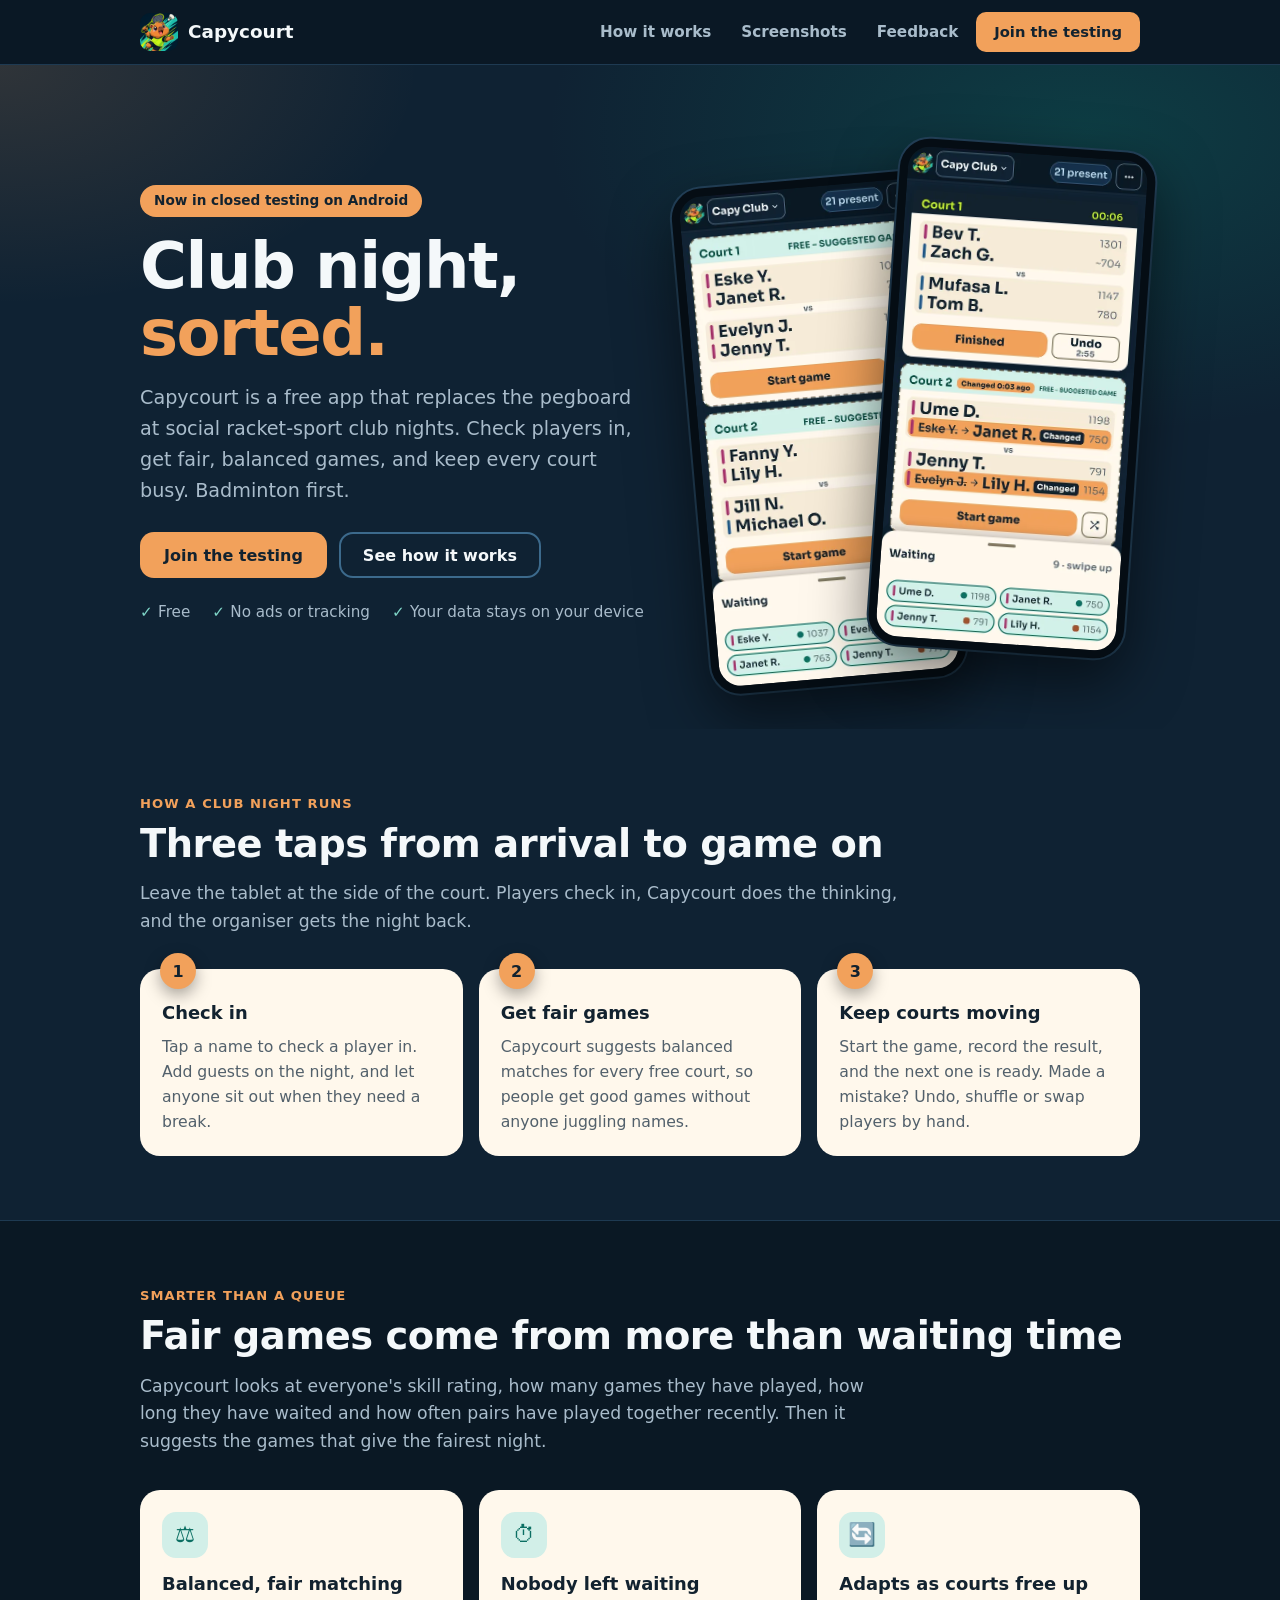
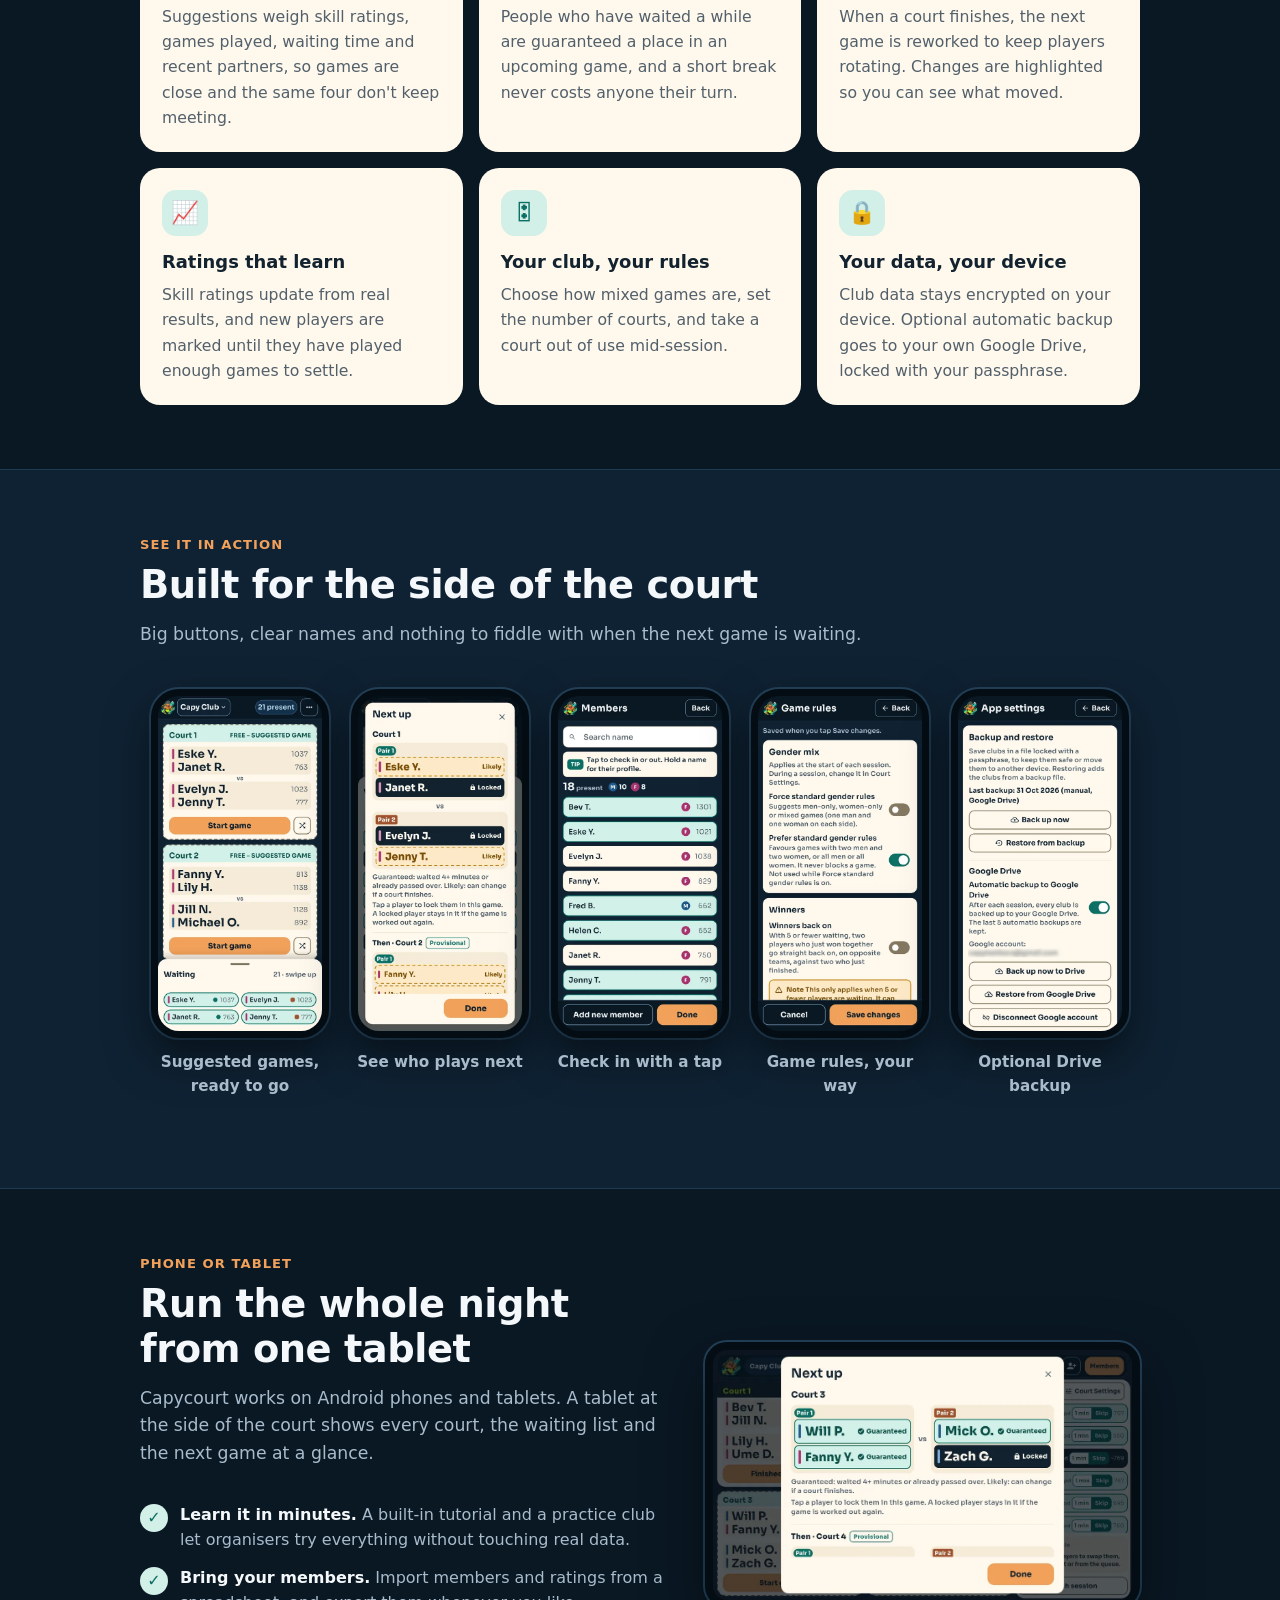
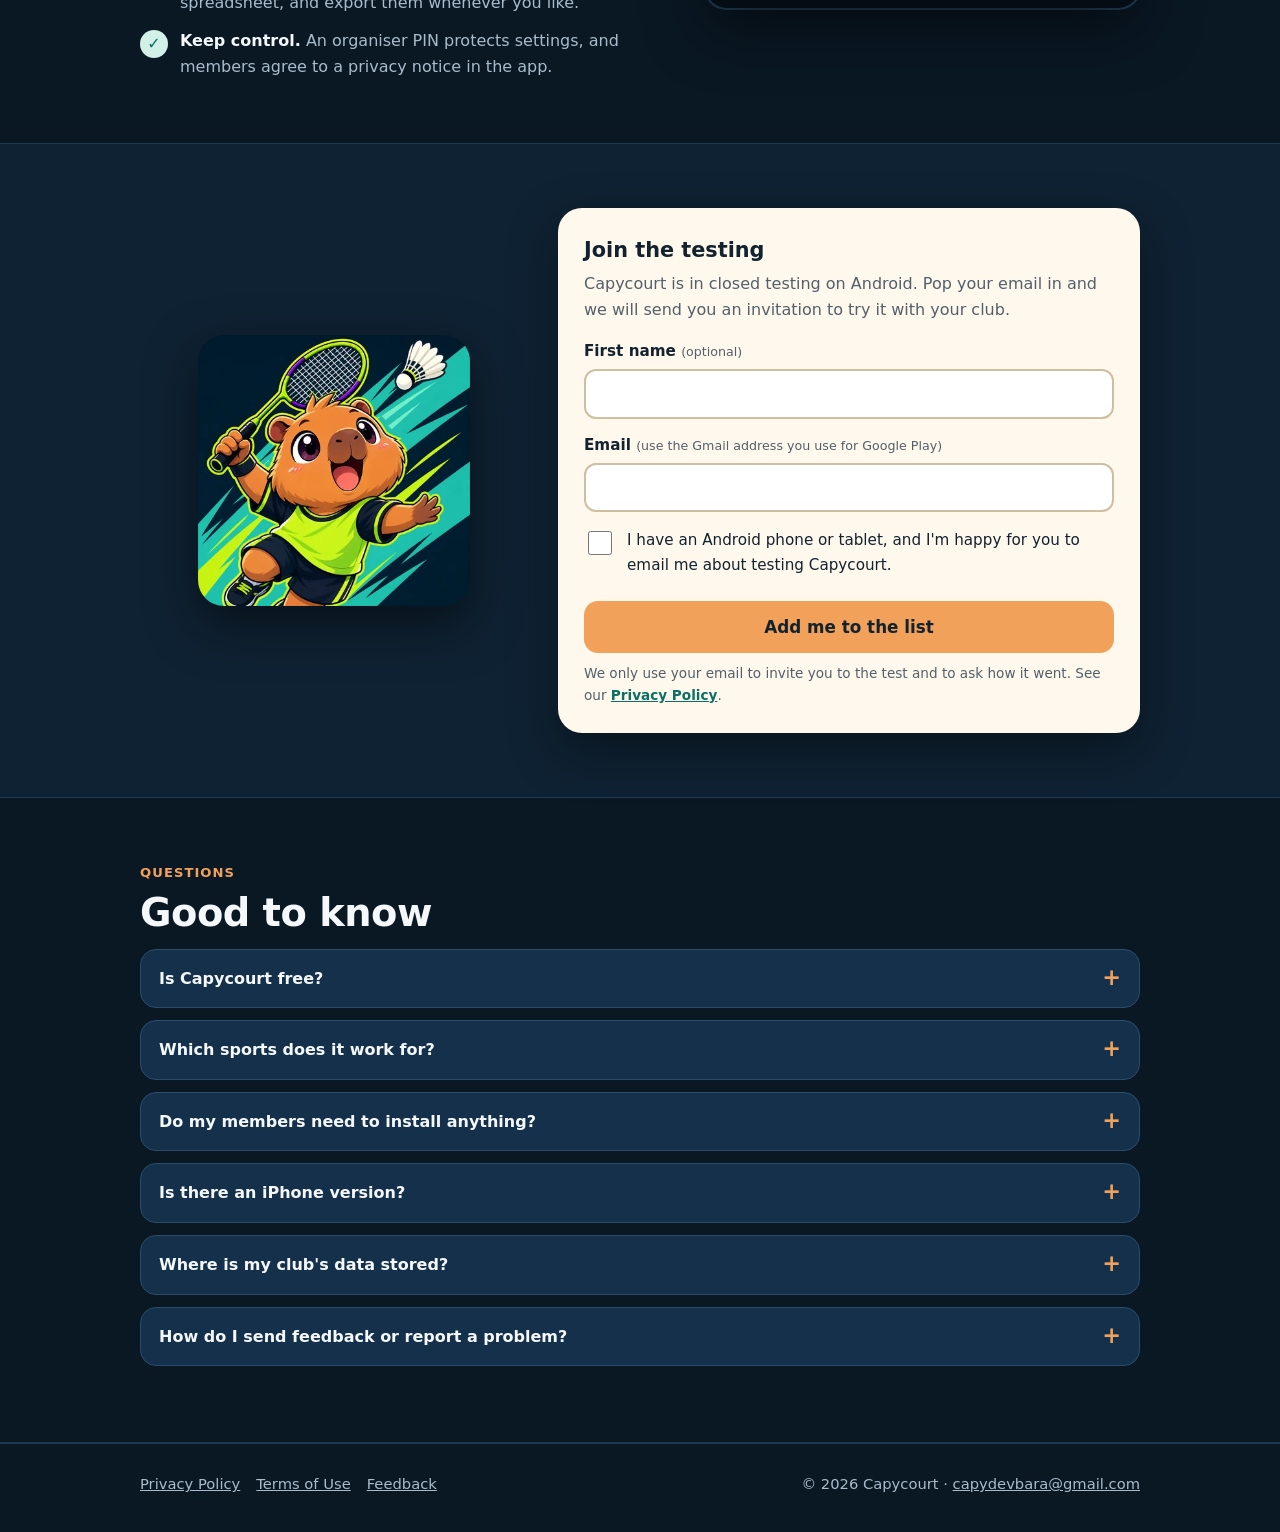
<file: index.html>
<!doctype html>
<html lang="en-GB">
<head>
<meta charset="utf-8">
<meta name="viewport" content="width=device-width, initial-scale=1">
<title>Capycourt: Free Club Night Organiser for Badminton Clubs</title>
<meta name="description" content="Capycourt is a free app that replaces the pegboard at social badminton and racket-sport club nights, with fair, balanced game suggestions. Join the Android testing.">
<link rel="canonical" href="https://capycourt.com/">
<link rel="icon" href="icon.png">
<link rel="apple-touch-icon" href="icon.png">
<meta name="theme-color" content="#0a1824">
<meta property="og:type" content="website">
<meta property="og:site_name" content="Capycourt">
<meta property="og:title" content="Capycourt: club night, sorted">
<meta property="og:description" content="A free app that replaces the pegboard at social badminton and racket-sport club nights. Fair, balanced games and busy courts.">
<meta property="og:url" content="https://capycourt.com/">
<meta property="og:image" content="https://capycourt.com/og-image.png">
<meta property="og:image:width" content="1200">
<meta property="og:image:height" content="630">
<meta name="twitter:card" content="summary_large_image">
<meta name="twitter:title" content="Capycourt: club night, sorted">
<meta name="twitter:description" content="A free app that replaces the pegboard at social badminton and racket-sport club nights.">
<meta name="twitter:image" content="https://capycourt.com/og-image.png">
<link rel="stylesheet" href="style.css">
<script type="application/ld+json">
{
  "@context": "https://schema.org",
  "@type": "SoftwareApplication",
  "name": "Capycourt",
  "alternateName": "Capycourt: Club Night Sorted",
  "description": "A free app that replaces the pegboard at social badminton and racket-sport club nights. It checks players in, suggests fair and balanced games, and keeps courts busy.",
  "applicationCategory": "SportsApplication",
  "operatingSystem": "Android",
  "url": "https://capycourt.com/",
  "image": "https://capycourt.com/og-image.png",
  "offers": { "@type": "Offer", "price": "0", "priceCurrency": "GBP" },
  "publisher": { "@type": "Organization", "name": "Capycourt", "url": "https://capycourt.com/" }
}
</script>
</head>
<body>
<a class="skip" href="#main">Skip to content</a>
<header class="site">
  <div class="wrap">
    <a class="brand" href="/"><img src="icon.png" alt="" width="38" height="38">Capycourt</a>
    <nav class="main" aria-label="Main">
      <a href="#how">How it works</a>
      <a href="#screens">Screenshots</a>
      <a href="feedback.html">Feedback</a>
      <a class="btn primary" href="#join">Join the testing</a>
    </nav>
  </div>
</header>

<main id="main">
<section class="hero">
  <div class="wrap">
    <div>
      <span class="badge">Now in closed testing on Android</span>
      <h1>Club night, <em>sorted.</em></h1>
      <p class="lead">Capycourt is a free app that replaces the pegboard at social racket-sport club nights. Check players in, get fair, balanced games, and keep every court busy. Badminton first.</p>
      <div class="cta">
        <a class="btn primary" href="#join">Join the testing</a>
        <a class="btn ghost" href="#how">See how it works</a>
      </div>
      <ul class="ticks">
        <li>Free</li>
        <li>No ads or tracking</li>
        <li>Your data stays on your device</li>
      </ul>
    </div>
    <div class="stage" aria-hidden="false">
      <div class="phone a float"><img src="img/phone-courts.webp" width="480" height="981" alt="Capycourt courts screen showing suggested games for two courts and the waiting list" fetchpriority="high"></div>
      <div class="phone b float"><img src="img/phone-changed.webp" width="480" height="981" alt="Capycourt courts screen with a game in play and the next game updated after a court freed up" fetchpriority="high"></div>
    </div>
  </div>
</section>

<section id="how">
  <div class="wrap">
    <p class="eyebrow">How a club night runs</p>
    <h2>Three taps from arrival to game on</h2>
    <p class="sub">Leave the tablet at the side of the court. Players check in, Capycourt does the thinking, and the organiser gets the night back.</p>
    <div class="grid g3">
      <div class="card step reveal"><span class="n">1</span><h3>Check in</h3><p>Tap a name to check a player in. Add guests on the night, and let anyone sit out when they need a break.</p></div>
      <div class="card step reveal"><span class="n">2</span><h3>Get fair games</h3><p>Capycourt suggests balanced matches for every free court, so people get good games without anyone juggling names.</p></div>
      <div class="card step reveal"><span class="n">3</span><h3>Keep courts moving</h3><p>Start the game, record the result, and the next one is ready. Made a mistake? Undo, shuffle or swap players by hand.</p></div>
    </div>
  </div>
</section>

<section class="alt" id="features">
  <div class="wrap">
    <p class="eyebrow">Smarter than a queue</p>
    <h2>Fair games come from more than waiting time</h2>
    <p class="sub">Capycourt looks at everyone's skill rating, how many games they have played, how long they have waited and how often pairs have played together recently. Then it suggests the games that give the fairest night.</p>
    <div class="grid g3">
      <div class="card reveal"><div class="ic" aria-hidden="true">⚖</div><h3>Balanced, fair matching</h3><p>Suggestions weigh skill ratings, games played, waiting time and recent partners, so games are close and the same four don't keep meeting.</p></div>
      <div class="card reveal"><div class="ic" aria-hidden="true">⏱</div><h3>Nobody left waiting</h3><p>People who have waited a while are guaranteed a place in an upcoming game, and a short break never costs anyone their turn.</p></div>
      <div class="card reveal"><div class="ic" aria-hidden="true">🔄</div><h3>Adapts as courts free up</h3><p>When a court finishes, the next game is reworked to keep players rotating. Changes are highlighted so you can see what moved.</p></div>
      <div class="card reveal"><div class="ic" aria-hidden="true">📈</div><h3>Ratings that learn</h3><p>Skill ratings update from real results, and new players are marked until they have played enough games to settle.</p></div>
      <div class="card reveal"><div class="ic" aria-hidden="true">🎛</div><h3>Your club, your rules</h3><p>Choose how mixed games are, set the number of courts, and take a court out of use mid-session.</p></div>
      <div class="card reveal"><div class="ic" aria-hidden="true">🔒</div><h3>Your data, your device</h3><p>Club data stays encrypted on your device. Optional automatic backup goes to your own Google Drive, locked with your passphrase.</p></div>
    </div>
  </div>
</section>

<section id="screens">
  <div class="wrap">
    <p class="eyebrow">See it in action</p>
    <h2>Built for the side of the court</h2>
    <p class="sub">Big buttons, clear names and nothing to fiddle with when the next game is waiting.</p>
    <div class="shots">
      <figure class="reveal"><div class="phone-frame"><img src="img/phone-courts.webp" width="480" height="981" loading="lazy" alt="Suggested games on each court, with a waiting list at the bottom"></div><figcaption>Suggested games, ready to go</figcaption></figure>
      <figure class="reveal"><div class="phone-frame"><img src="img/phone-nextup.webp" width="480" height="981" loading="lazy" alt="The Next up window showing who plays next and who is guaranteed a place"></div><figcaption>See who plays next</figcaption></figure>
      <figure class="reveal"><div class="phone-frame"><img src="img/phone-members.webp" width="480" height="981" loading="lazy" alt="Members list with a search box and a tap to check in"></div><figcaption>Check in with a tap</figcaption></figure>
      <figure class="reveal"><div class="phone-frame"><img src="img/phone-rules.webp" width="480" height="981" loading="lazy" alt="Game rules screen with gender mix options"></div><figcaption>Game rules, your way</figcaption></figure>
      <figure class="reveal"><div class="phone-frame"><img src="img/phone-backup.webp" width="480" height="981" loading="lazy" alt="Backup settings with optional automatic backup to Google Drive"></div><figcaption>Optional Drive backup</figcaption></figure>
    </div>
  </div>
</section>

<section class="alt">
  <div class="wrap split">
    <div>
      <p class="eyebrow">Phone or tablet</p>
      <h2>Run the whole night from one tablet</h2>
      <p class="sub">Capycourt works on Android phones and tablets. A tablet at the side of the court shows every court, the waiting list and the next game at a glance.</p>
      <ul class="list">
        <li><div><strong>Learn it in minutes.</strong> <span>A built-in tutorial and a practice club let organisers try everything without touching real data.</span></div></li>
        <li><div><strong>Bring your members.</strong> <span>Import members and ratings from a spreadsheet, and export them whenever you like.</span></div></li>
        <li><div><strong>Keep control.</strong> <span>An organiser PIN protects settings, and members agree to a privacy notice in the app.</span></div></li>
      </ul>
    </div>
    <div class="tabletshot reveal"><img src="img/tablet-changed.webp" width="1000" height="597" loading="lazy" alt="Capycourt on a tablet showing four courts, a waiting list and highlighted changes to the next game"></div>
  </div>
</section>

<section id="join">
  <div class="wrap joinwrap">
    <div>
      <img class="mascot" src="img/mascot.webp" width="420" height="420" loading="lazy" alt="Capycourt capybara mascot mid-smash with a badminton racket">
    </div>
    <div class="formcard reveal">
      <h3>Join the testing</h3>
      <p>Capycourt is in closed testing on Android. Pop your email in and we will send you an invitation to try it with your club.</p>
      <form data-form="tester" novalidate>
        <input type="hidden" name="access_key" value="e7b4ca57-0fbe-4cb3-a700-4665fd7c265a">
        <input type="hidden" name="subject" value="Capycourt tester signup">
        <input type="hidden" name="from_name" value="Capycourt website">
        <div class="hp" aria-hidden="true"><input type="checkbox" name="botcheck" tabindex="-1" autocomplete="off"></div>
        <label for="t-name">First name <small>(optional)</small></label>
        <input id="t-name" type="text" name="name" autocomplete="given-name">
        <label for="t-email">Email <small>(use the Gmail address you use for Google Play)</small></label>
        <input id="t-email" type="email" name="email" required autocomplete="email">
        <label class="check" for="t-consent"><input id="t-consent" type="checkbox" name="consent" required><span>I have an Android phone or tablet, and I'm happy for you to email me about testing Capycourt.</span></label>
        <button class="btn primary" type="submit">Add me to the list</button>
        <div class="status" role="status" aria-live="polite"></div>
        <p class="fine">We only use your email to invite you to the test and to ask how it went. See our <a href="privacy.html">Privacy Policy</a>.</p>
      </form>
    </div>
  </div>
</section>

<section class="alt" id="faq">
  <div class="wrap">
    <p class="eyebrow">Questions</p>
    <h2>Good to know</h2>
    <details><summary>Is Capycourt free?</summary><p>Yes. The app is free, with no ads and no tracking.</p></details>
    <details><summary>Which sports does it work for?</summary><p>Capycourt is built for social badminton club nights first. Any doubles racket-sport club that rotates players through courts can try it.</p></details>
    <details><summary>Do my members need to install anything?</summary><p>No. The organiser runs the night from one phone or tablet. Members just turn up and check in.</p></details>
    <details><summary>Is there an iPhone version?</summary><p>Not yet. Capycourt is on Android first, and an iPhone version is planned for later.</p></details>
    <details><summary>Where is my club's data stored?</summary><p>On the organiser's device, encrypted. The organiser can also switch on automatic backup to their own Google Drive. Backups are locked with a passphrase that only they hold. Read the <a href="privacy.html">Privacy Policy</a> for the details.</p></details>
    <details><summary>How do I send feedback or report a problem?</summary><p>Use the <a href="feedback.html">feedback page</a>. It only takes a minute, and we read everything.</p></details>
  </div>
</section>
</main>

<footer class="site">
  <div class="wrap">
    <div><a href="privacy.html">Privacy Policy</a><a href="terms.html">Terms of Use</a><a href="feedback.html">Feedback</a></div>
    <div>© 2026 Capycourt · <a href="mailto:capydevbara@gmail.com" style="margin:0">capydevbara@gmail.com</a></div>
  </div>
</footer>
<script src="forms.js" defer></script>
</body>
</html>
</file>
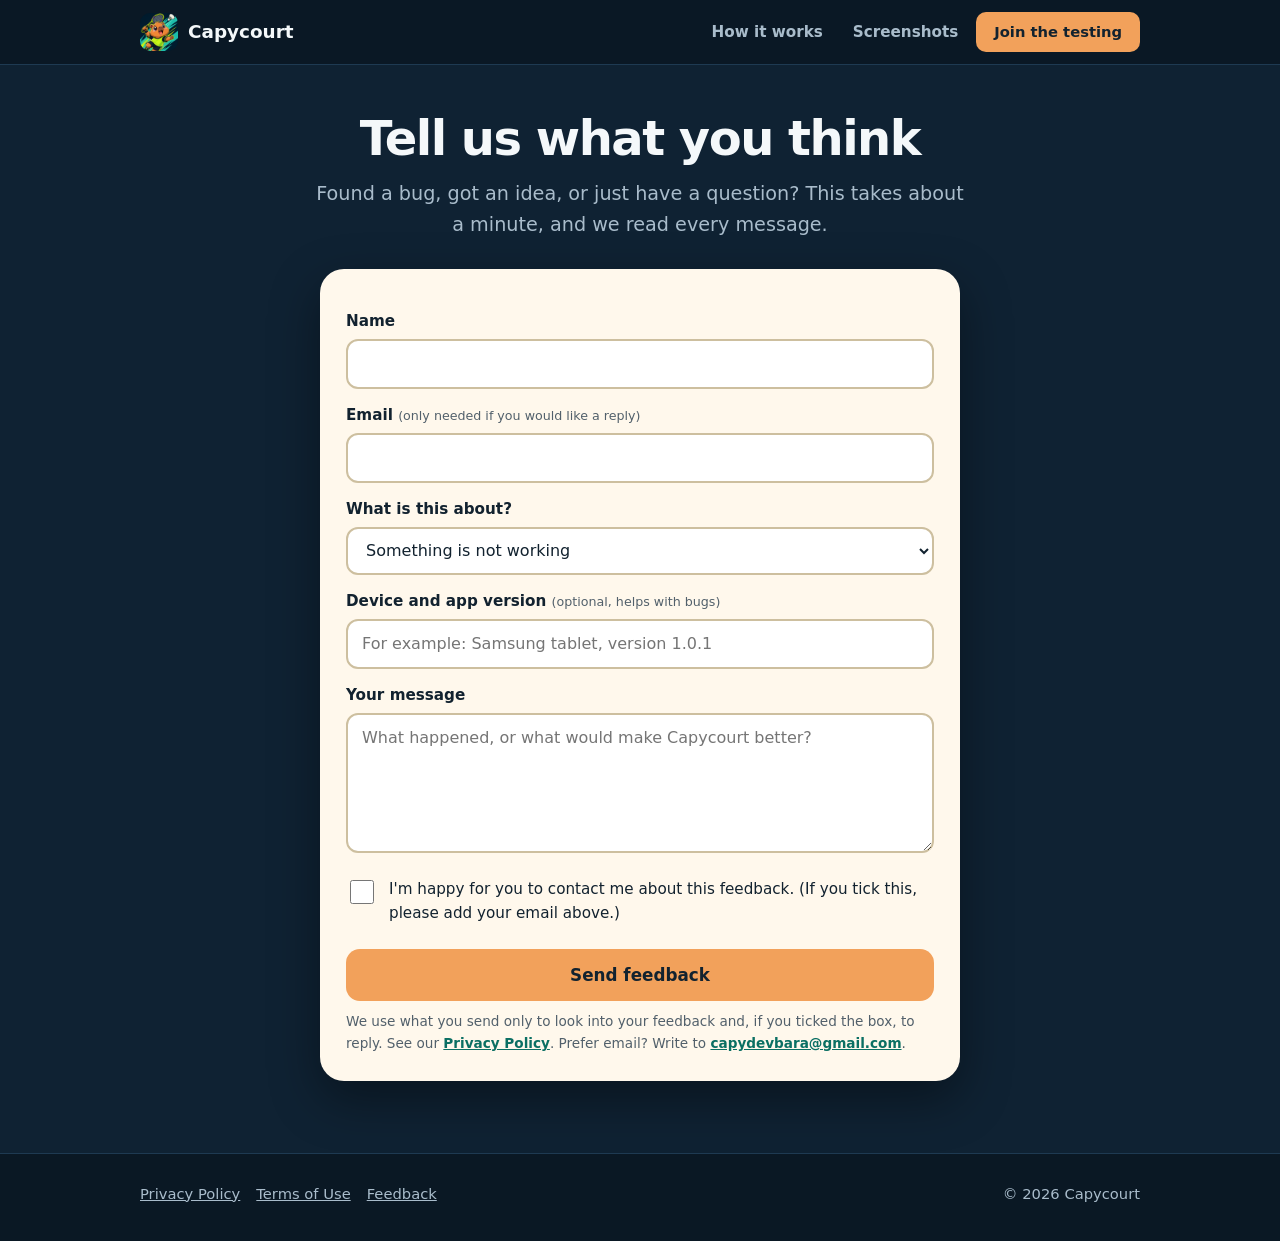
<file: feedback.html>
<!doctype html>
<html lang="en-GB">
<head>
<meta charset="utf-8">
<meta name="viewport" content="width=device-width, initial-scale=1">
<title>Send Feedback | Capycourt</title>
<meta name="description" content="Found a bug or have an idea for Capycourt? Send feedback in a minute with this short form.">
<link rel="canonical" href="https://capycourt.com/feedback.html">
<link rel="icon" href="icon.png">
<link rel="apple-touch-icon" href="icon.png">
<meta name="theme-color" content="#0a1824">
<meta property="og:type" content="website">
<meta property="og:title" content="Send feedback | Capycourt">
<meta property="og:description" content="Found a bug or have an idea for Capycourt? Tell us in a minute.">
<meta property="og:url" content="https://capycourt.com/feedback.html">
<meta property="og:image" content="https://capycourt.com/og-image.png">
<meta name="twitter:card" content="summary_large_image">
<link rel="stylesheet" href="style.css">
</head>
<body>
<a class="skip" href="#main">Skip to content</a>
<header class="site">
  <div class="wrap">
    <a class="brand" href="/"><img src="icon.png" alt="" width="38" height="38">Capycourt</a>
    <nav class="main" aria-label="Main">
      <a href="/#how">How it works</a>
      <a href="/#screens">Screenshots</a>
      <a class="btn primary" href="/#join">Join the testing</a>
    </nav>
  </div>
</header>

<main id="main" class="page">
  <div class="wrap">
    <h1>Tell us what you think</h1>
    <p class="lead">Found a bug, got an idea, or just have a question? This takes about a minute, and we read every message.</p>
    <div class="formcard">
      <form data-form="feedback" novalidate>
        <input type="hidden" name="access_key" value="e7b4ca57-0fbe-4cb3-a700-4665fd7c265a">
        <input type="hidden" name="subject" value="Capycourt feedback">
        <input type="hidden" name="from_name" value="Capycourt website">
        <div class="hp" aria-hidden="true"><input type="checkbox" name="botcheck" tabindex="-1" autocomplete="off"></div>

        <label for="f-name">Name</label>
        <input id="f-name" type="text" name="name" required autocomplete="name">

        <label for="f-email">Email <small>(only needed if you would like a reply)</small></label>
        <input id="f-email" type="email" name="email" autocomplete="email">

        <label for="f-type">What is this about?</label>
        <select id="f-type" name="type">
          <option>Something is not working</option>
          <option>An idea or suggestion</option>
          <option>A question</option>
          <option>Something I like</option>
          <option>Something else</option>
        </select>

        <label for="f-device">Device and app version <small>(optional, helps with bugs)</small></label>
        <input id="f-device" type="text" name="device" placeholder="For example: Samsung tablet, version 1.0.1">

        <label for="f-message">Your message</label>
        <textarea id="f-message" name="message" required minlength="10" placeholder="What happened, or what would make Capycourt better?"></textarea>

        <label class="check" for="f-consent"><input id="f-consent" type="checkbox" name="consent"><span>I'm happy for you to contact me about this feedback. (If you tick this, please add your email above.)</span></label>

        <button class="btn primary" type="submit">Send feedback</button>
        <div class="status" role="status" aria-live="polite"></div>
        <p class="fine">We use what you send only to look into your feedback and, if you ticked the box, to reply. See our <a href="privacy.html">Privacy Policy</a>. Prefer email? Write to <a href="mailto:capydevbara@gmail.com">capydevbara@gmail.com</a>.</p>
      </form>
    </div>
  </div>
</main>

<footer class="site">
  <div class="wrap">
    <div><a href="privacy.html">Privacy Policy</a><a href="terms.html">Terms of Use</a><a href="feedback.html">Feedback</a></div>
    <div>© 2026 Capycourt</div>
  </div>
</footer>
<script src="forms.js" defer></script>
</body>
</html>
</file>
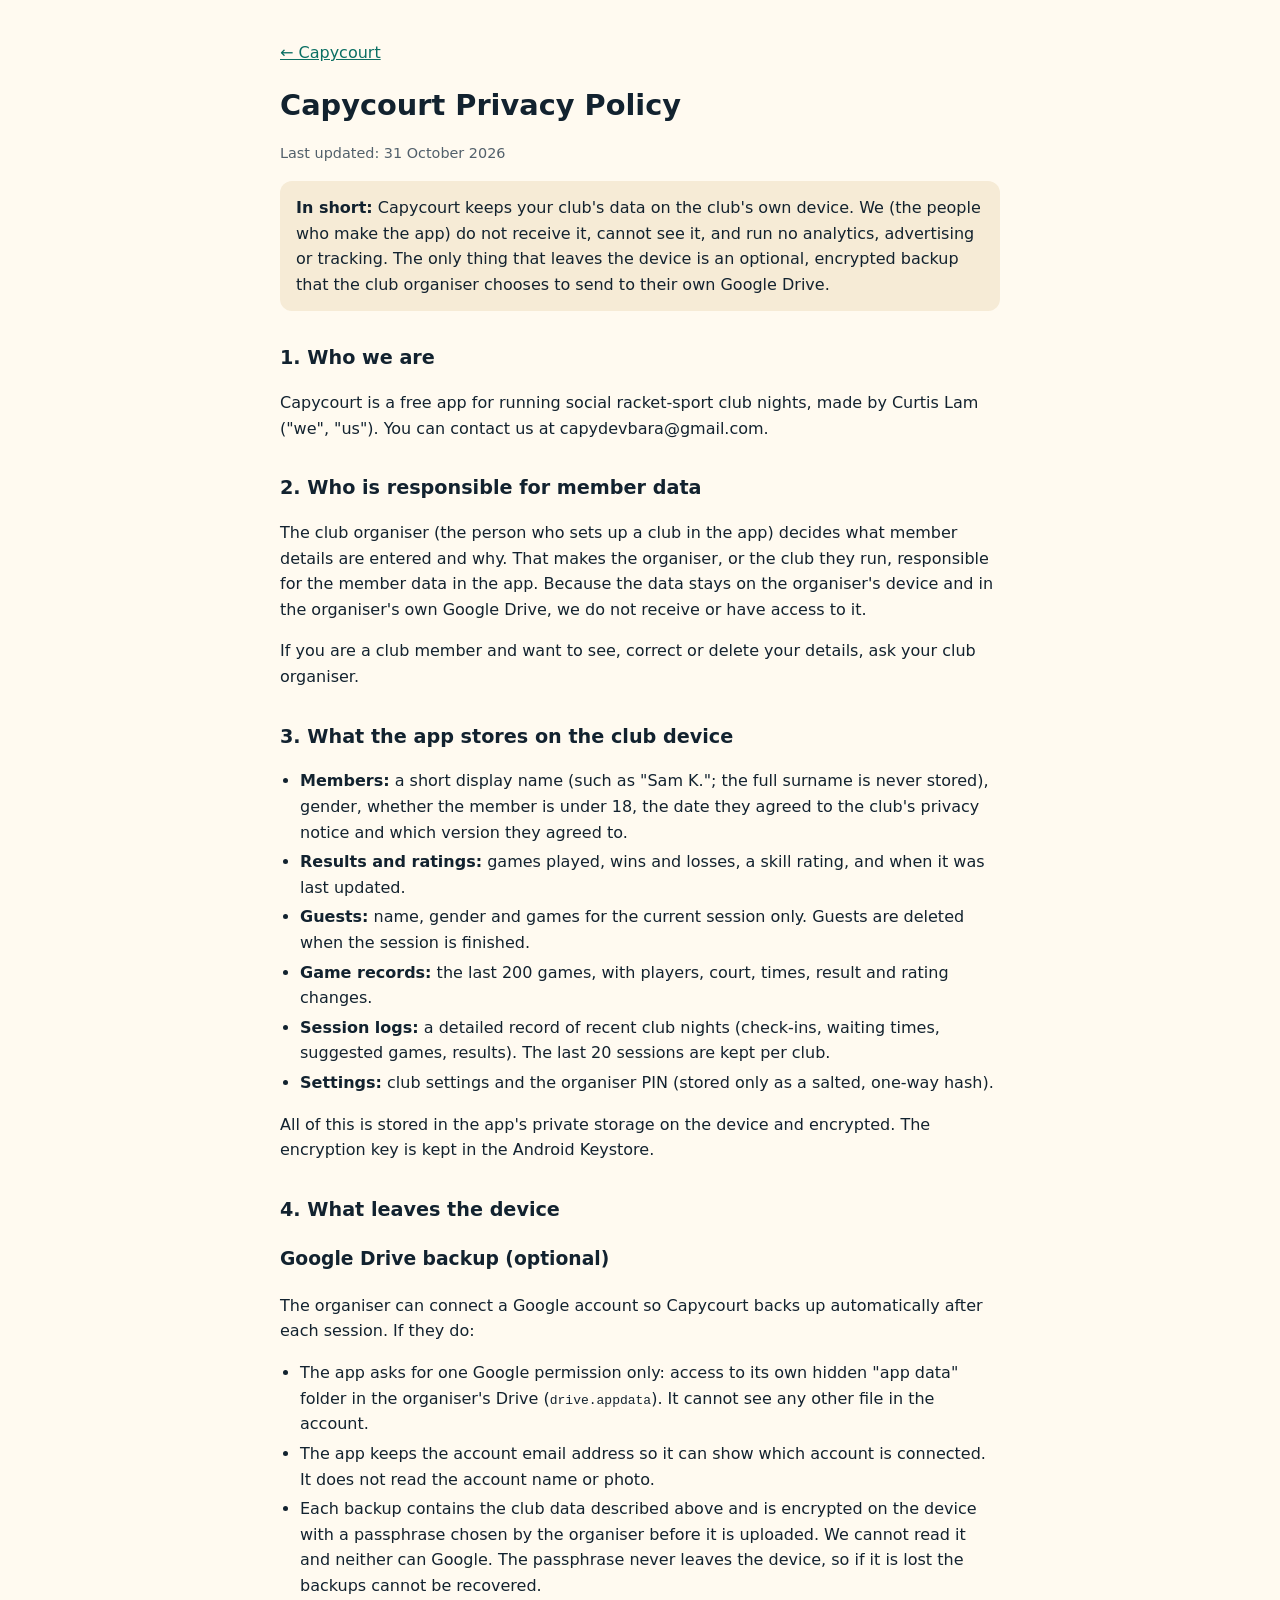
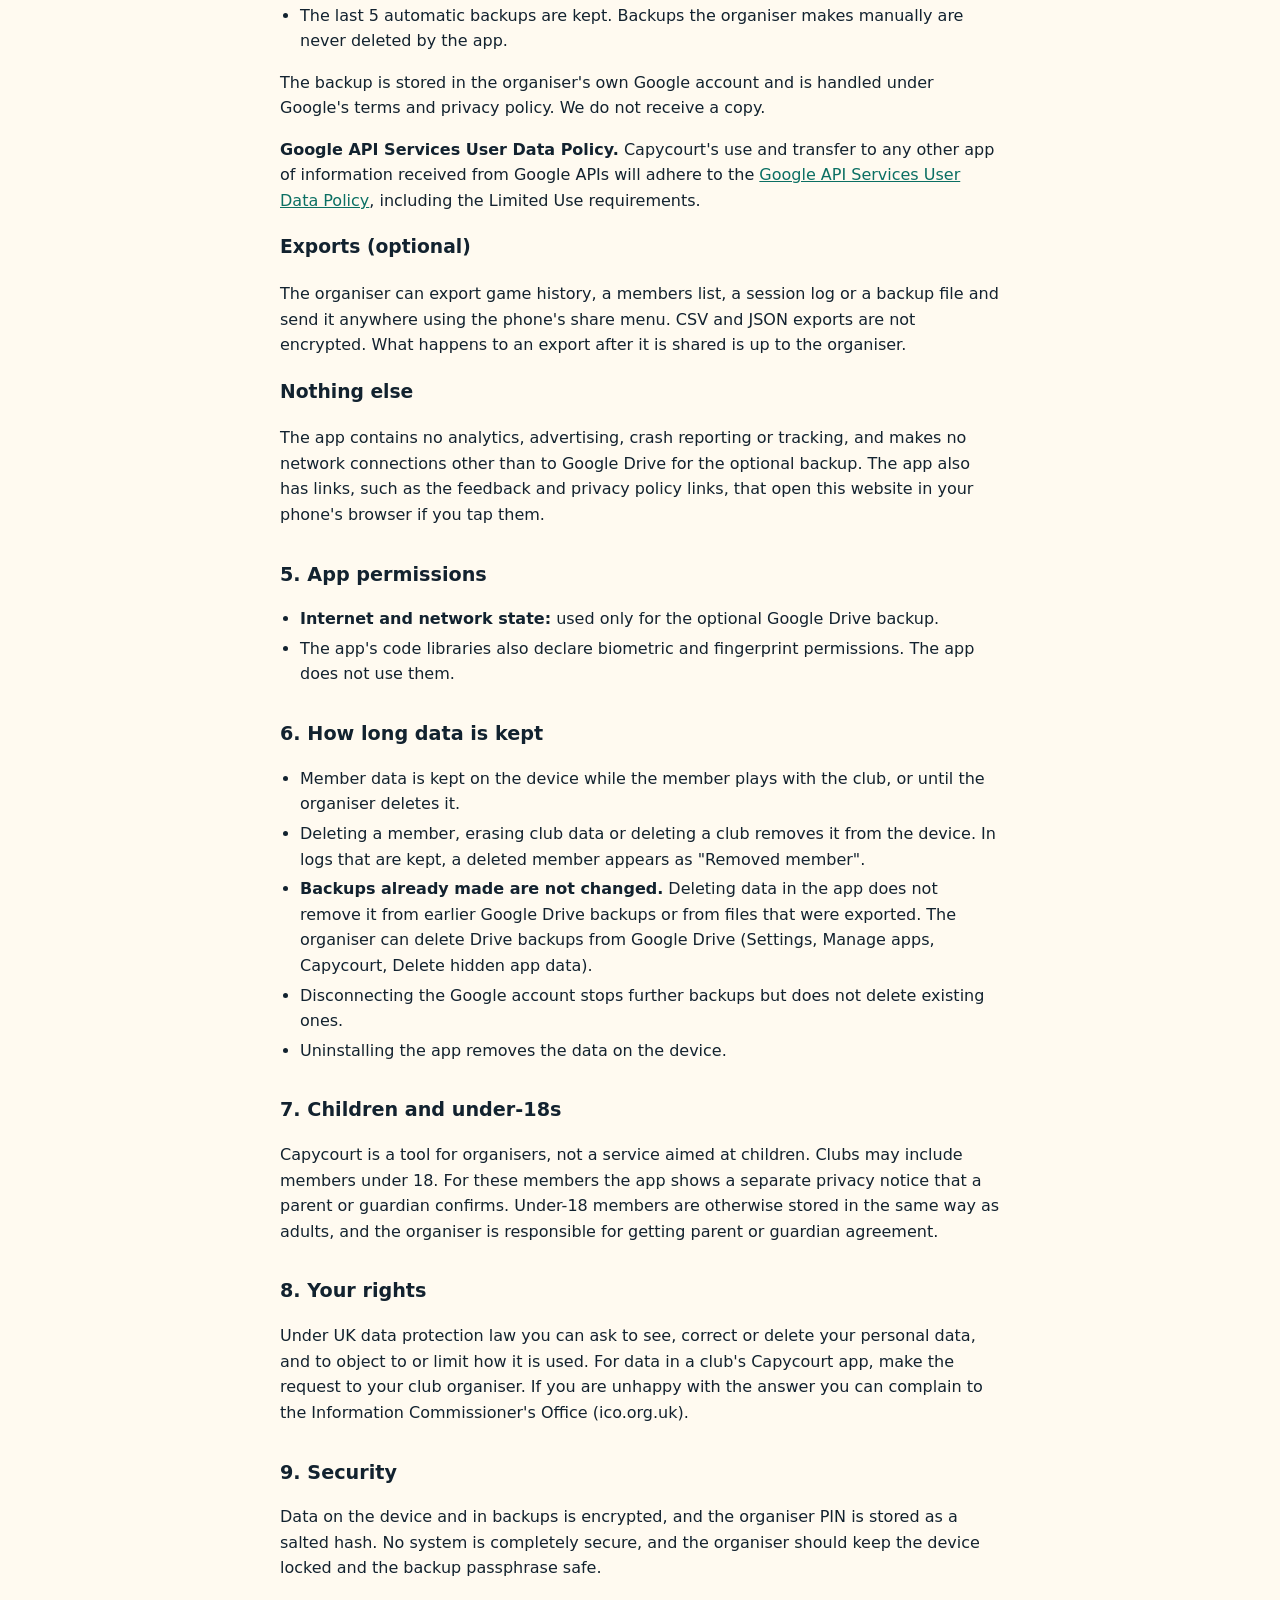
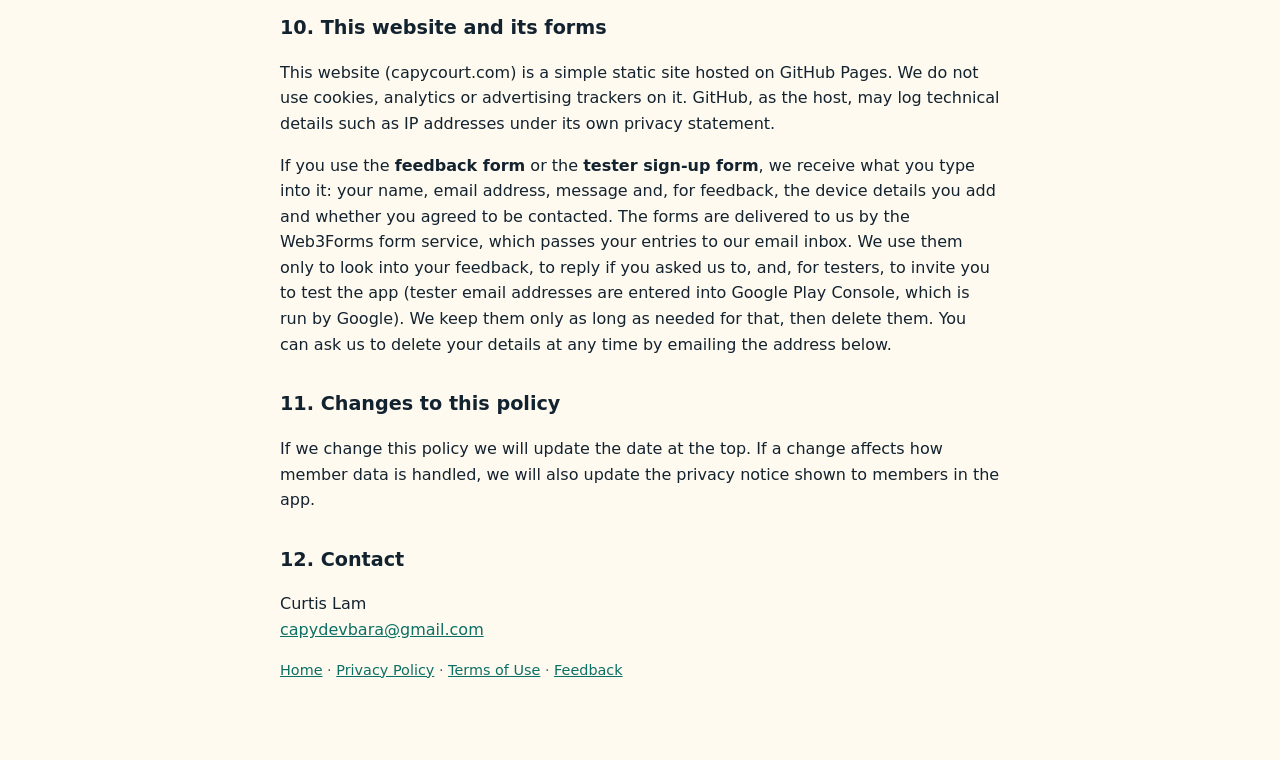
<file: privacy.html>
<!doctype html>
<html lang="en-GB">
<head>
<meta charset="utf-8">
<link rel="icon" href="icon.png">
<link rel="apple-touch-icon" href="icon.png">
<meta name="viewport" content="width=device-width, initial-scale=1">
<title>Capycourt Privacy Policy</title>
<style>
:root{--bg:#fffaf0;--fg:#12222f;--muted:#52606b;--accent:#0b6f63;--card:#f6ebd6}
@media (prefers-color-scheme:dark){:root{--bg:#0f2233;--fg:#f4f8fa;--muted:#a9bccb;--accent:#7fd6c8;--card:#14304a}}
body{margin:0;background:var(--bg);color:var(--fg);font-family:system-ui,-apple-system,"Segoe UI",sans-serif;line-height:1.6}
main{max-width:720px;margin:0 auto;padding:24px 16px 64px}
h1{font-size:1.8rem;margin:0 0 4px}
h2{font-size:1.2rem;margin:32px 0 8px}
.meta{color:var(--muted);font-size:.9rem}
.box{background:var(--card);border-radius:12px;padding:14px 16px;margin:16px 0}
a{color:var(--accent)}
ul{padding-left:20px}
li{margin:4px 0}
</style>
</head>
<body>
<main>
<p><a href="/">&larr; Capycourt</a></p>
<h1>Capycourt Privacy Policy</h1>
<p class="meta">Last updated: 31 October 2026</p>

<div class="box">
<strong>In short:</strong> Capycourt keeps your club's data on the club's own device. We (the people who make the app) do not receive it, cannot see it, and run no analytics, advertising or tracking. The only thing that leaves the device is an optional, encrypted backup that the club organiser chooses to send to their own Google Drive.
</div>

<h2>1. Who we are</h2>
<p>Capycourt is a free app for running social racket-sport club nights, made by Curtis Lam ("we", "us"). You can contact us at capydevbara@gmail.com.</p>

<h2>2. Who is responsible for member data</h2>
<p>The club organiser (the person who sets up a club in the app) decides what member details are entered and why. That makes the organiser, or the club they run, responsible for the member data in the app. Because the data stays on the organiser's device and in the organiser's own Google Drive, we do not receive or have access to it.</p>
<p>If you are a club member and want to see, correct or delete your details, ask your club organiser.</p>

<h2>3. What the app stores on the club device</h2>
<ul>
<li><strong>Members:</strong> a short display name (such as "Sam K."; the full surname is never stored), gender, whether the member is under 18, the date they agreed to the club's privacy notice and which version they agreed to.</li>
<li><strong>Results and ratings:</strong> games played, wins and losses, a skill rating, and when it was last updated.</li>
<li><strong>Guests:</strong> name, gender and games for the current session only. Guests are deleted when the session is finished.</li>
<li><strong>Game records:</strong> the last 200 games, with players, court, times, result and rating changes.</li>
<li><strong>Session logs:</strong> a detailed record of recent club nights (check-ins, waiting times, suggested games, results). The last 20 sessions are kept per club.</li>
<li><strong>Settings:</strong> club settings and the organiser PIN (stored only as a salted, one-way hash).</li>
</ul>
<p>All of this is stored in the app's private storage on the device and encrypted. The encryption key is kept in the Android Keystore.</p>

<h2>4. What leaves the device</h2>
<h3>Google Drive backup (optional)</h3>
<p>The organiser can connect a Google account so Capycourt backs up automatically after each session. If they do:</p>
<ul>
<li>The app asks for one Google permission only: access to its own hidden "app data" folder in the organiser's Drive (<code>drive.appdata</code>). It cannot see any other file in the account.</li>
<li>The app keeps the account email address so it can show which account is connected. It does not read the account name or photo.</li>
<li>Each backup contains the club data described above and is encrypted on the device with a passphrase chosen by the organiser before it is uploaded. We cannot read it and neither can Google. The passphrase never leaves the device, so if it is lost the backups cannot be recovered.</li>
<li>The last 5 automatic backups are kept. Backups the organiser makes manually are never deleted by the app.</li>
</ul>
<p>The backup is stored in the organiser's own Google account and is handled under Google's terms and privacy policy. We do not receive a copy.</p>
<p><strong>Google API Services User Data Policy.</strong> Capycourt's use and transfer to any other app of information received from Google APIs will adhere to the <a href="https://developers.google.com/terms/api-services-user-data-policy">Google API Services User Data Policy</a>, including the Limited Use requirements.</p>

<h3>Exports (optional)</h3>
<p>The organiser can export game history, a members list, a session log or a backup file and send it anywhere using the phone's share menu. CSV and JSON exports are not encrypted. What happens to an export after it is shared is up to the organiser.</p>

<h3>Nothing else</h3>
<p>The app contains no analytics, advertising, crash reporting or tracking, and makes no network connections other than to Google Drive for the optional backup. The app also has links, such as the feedback and privacy policy links, that open this website in your phone's browser if you tap them.</p>

<h2>5. App permissions</h2>
<ul>
<li><strong>Internet and network state:</strong> used only for the optional Google Drive backup.</li>
<li>The app's code libraries also declare biometric and fingerprint permissions. The app does not use them.</li>
</ul>

<h2>6. How long data is kept</h2>
<ul>
<li>Member data is kept on the device while the member plays with the club, or until the organiser deletes it.</li>
<li>Deleting a member, erasing club data or deleting a club removes it from the device. In logs that are kept, a deleted member appears as "Removed member".</li>
<li><strong>Backups already made are not changed.</strong> Deleting data in the app does not remove it from earlier Google Drive backups or from files that were exported. The organiser can delete Drive backups from Google Drive (Settings, Manage apps, Capycourt, Delete hidden app data).</li>
<li>Disconnecting the Google account stops further backups but does not delete existing ones.</li>
<li>Uninstalling the app removes the data on the device.</li>
</ul>

<h2>7. Children and under-18s</h2>
<p>Capycourt is a tool for organisers, not a service aimed at children. Clubs may include members under 18. For these members the app shows a separate privacy notice that a parent or guardian confirms. Under-18 members are otherwise stored in the same way as adults, and the organiser is responsible for getting parent or guardian agreement.</p>

<h2>8. Your rights</h2>
<p>Under UK data protection law you can ask to see, correct or delete your personal data, and to object to or limit how it is used. For data in a club's Capycourt app, make the request to your club organiser. If you are unhappy with the answer you can complain to the Information Commissioner's Office (ico.org.uk).</p>

<h2>9. Security</h2>
<p>Data on the device and in backups is encrypted, and the organiser PIN is stored as a salted hash. No system is completely secure, and the organiser should keep the device locked and the backup passphrase safe.</p>

<h2>10. This website and its forms</h2>
<p>This website (capycourt.com) is a simple static site hosted on GitHub Pages. We do not use cookies, analytics or advertising trackers on it. GitHub, as the host, may log technical details such as IP addresses under its own privacy statement.</p>
<p>If you use the <strong>feedback form</strong> or the <strong>tester sign-up form</strong>, we receive what you type into it: your name, email address, message and, for feedback, the device details you add and whether you agreed to be contacted. The forms are delivered to us by the Web3Forms form service, which passes your entries to our email inbox. We use them only to look into your feedback, to reply if you asked us to, and, for testers, to invite you to test the app (tester email addresses are entered into Google Play Console, which is run by Google). We keep them only as long as needed for that, then delete them. You can ask us to delete your details at any time by emailing the address below.</p>
<h2>11. Changes to this policy</h2>
<p>If we change this policy we will update the date at the top. If a change affects how member data is handled, we will also update the privacy notice shown to members in the app.</p>

<h2>12. Contact</h2>
<p>Curtis Lam<br><a href="mailto:capydevbara@gmail.com">capydevbara@gmail.com</a></p>
<p class="meta"><a href="/">Home</a> · <a href="privacy.html">Privacy Policy</a> · <a href="terms.html">Terms of Use</a> · <a href="feedback.html">Feedback</a></p>
</main>
</body>
</html>
</file>
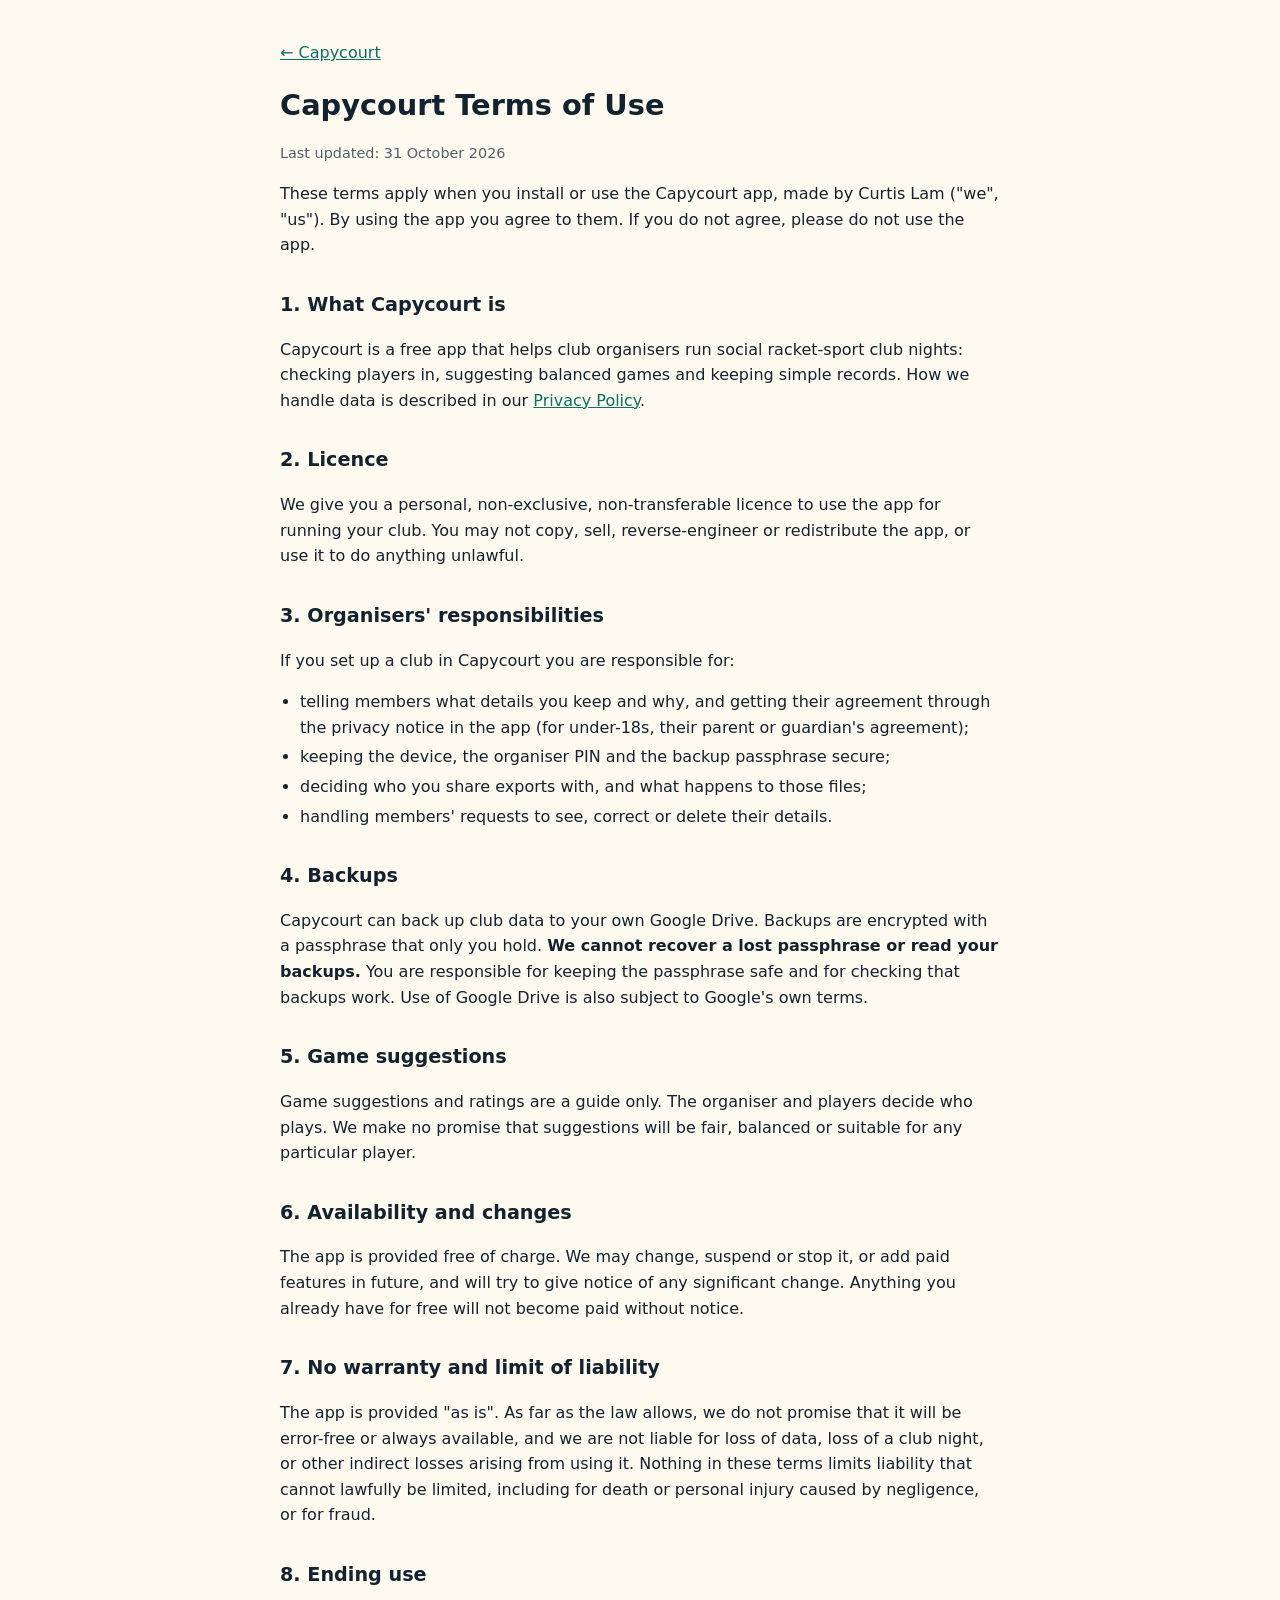
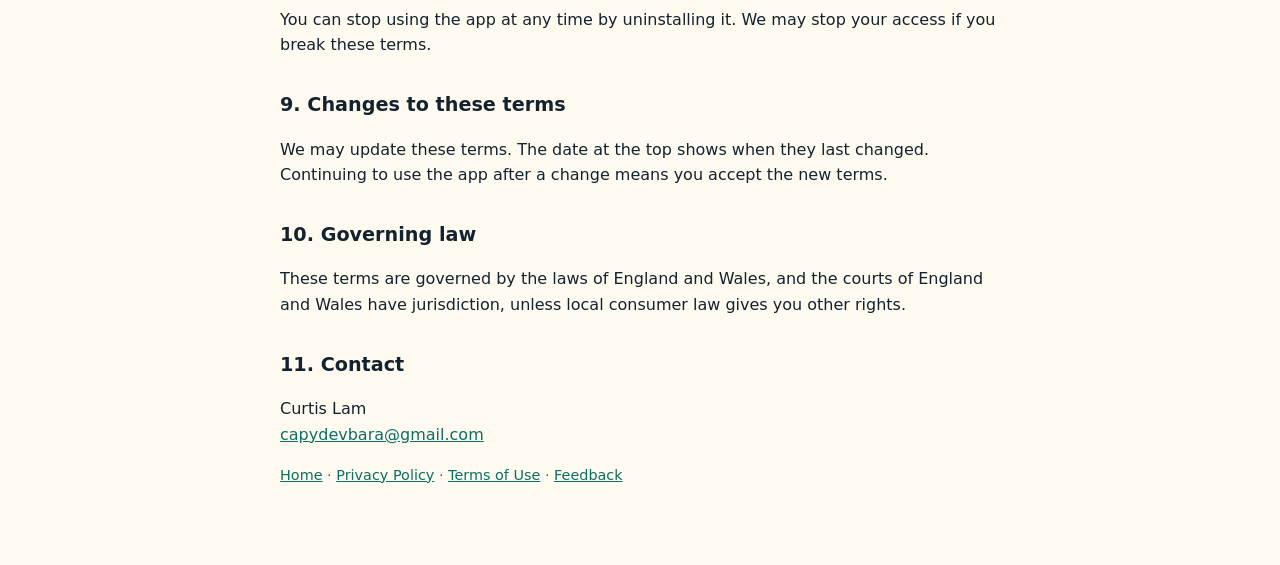
<file: terms.html>
<!doctype html>
<html lang="en-GB">
<head>
<meta charset="utf-8">
<link rel="icon" href="icon.png">
<link rel="apple-touch-icon" href="icon.png">
<meta name="viewport" content="width=device-width, initial-scale=1">
<title>Capycourt Terms of Use</title>
<style>
:root{--bg:#fffaf0;--fg:#12222f;--muted:#52606b;--accent:#0b6f63;--card:#f6ebd6}
@media (prefers-color-scheme:dark){:root{--bg:#0f2233;--fg:#f4f8fa;--muted:#a9bccb;--accent:#7fd6c8;--card:#14304a}}
body{margin:0;background:var(--bg);color:var(--fg);font-family:system-ui,-apple-system,"Segoe UI",sans-serif;line-height:1.6}
main{max-width:720px;margin:0 auto;padding:24px 16px 64px}
h1{font-size:1.8rem;margin:0 0 4px}
h2{font-size:1.2rem;margin:32px 0 8px}
.meta{color:var(--muted);font-size:.9rem}
a{color:var(--accent)}
ul{padding-left:20px}
li{margin:4px 0}
</style>
</head>
<body>
<main>
<p><a href="/">&larr; Capycourt</a></p>
<h1>Capycourt Terms of Use</h1>
<p class="meta">Last updated: 31 October 2026</p>

<p>These terms apply when you install or use the Capycourt app, made by Curtis Lam ("we", "us"). By using the app you agree to them. If you do not agree, please do not use the app.</p>

<h2>1. What Capycourt is</h2>
<p>Capycourt is a free app that helps club organisers run social racket-sport club nights: checking players in, suggesting balanced games and keeping simple records. How we handle data is described in our <a href="privacy.html">Privacy Policy</a>.</p>

<h2>2. Licence</h2>
<p>We give you a personal, non-exclusive, non-transferable licence to use the app for running your club. You may not copy, sell, reverse-engineer or redistribute the app, or use it to do anything unlawful.</p>

<h2>3. Organisers' responsibilities</h2>
<p>If you set up a club in Capycourt you are responsible for:</p>
<ul>
<li>telling members what details you keep and why, and getting their agreement through the privacy notice in the app (for under-18s, their parent or guardian's agreement);</li>
<li>keeping the device, the organiser PIN and the backup passphrase secure;</li>
<li>deciding who you share exports with, and what happens to those files;</li>
<li>handling members' requests to see, correct or delete their details.</li>
</ul>

<h2>4. Backups</h2>
<p>Capycourt can back up club data to your own Google Drive. Backups are encrypted with a passphrase that only you hold. <strong>We cannot recover a lost passphrase or read your backups.</strong> You are responsible for keeping the passphrase safe and for checking that backups work. Use of Google Drive is also subject to Google's own terms.</p>

<h2>5. Game suggestions</h2>
<p>Game suggestions and ratings are a guide only. The organiser and players decide who plays. We make no promise that suggestions will be fair, balanced or suitable for any particular player.</p>

<h2>6. Availability and changes</h2>
<p>The app is provided free of charge. We may change, suspend or stop it, or add paid features in future, and will try to give notice of any significant change. Anything you already have for free will not become paid without notice.</p>

<h2>7. No warranty and limit of liability</h2>
<p>The app is provided "as is". As far as the law allows, we do not promise that it will be error-free or always available, and we are not liable for loss of data, loss of a club night, or other indirect losses arising from using it. Nothing in these terms limits liability that cannot lawfully be limited, including for death or personal injury caused by negligence, or for fraud.</p>

<h2>8. Ending use</h2>
<p>You can stop using the app at any time by uninstalling it. We may stop your access if you break these terms.</p>

<h2>9. Changes to these terms</h2>
<p>We may update these terms. The date at the top shows when they last changed. Continuing to use the app after a change means you accept the new terms.</p>

<h2>10. Governing law</h2>
<p>These terms are governed by the laws of England and Wales, and the courts of England and Wales have jurisdiction, unless local consumer law gives you other rights.</p>

<h2>11. Contact</h2>
<p>Curtis Lam<br><a href="mailto:capydevbara@gmail.com">capydevbara@gmail.com</a></p>
<p class="meta"><a href="/">Home</a> · <a href="privacy.html">Privacy Policy</a> · <a href="terms.html">Terms of Use</a> · <a href="feedback.html">Feedback</a></p>
</main>
</body>
</html>
</file>
<file: style.css>
:root{--bg:#0f2233;--bar:#0a1824;--navy2:#14304a;--line:#1e3a52;--card:#fff8ec;--row:#f6ebd6;--ink:#12222f;--muted:#52606b;--orange:#f2a15b;--teal:#0b6f63;--mint:#d2efe8;--light:#f4f8fa;--soft:#a9bccb;--red:#b3261e;color-scheme:dark}
*{box-sizing:border-box}
html{scroll-behavior:smooth}
body{margin:0;background:var(--bg);color:var(--light);font-family:system-ui,-apple-system,"Segoe UI",Roboto,sans-serif;line-height:1.6;-webkit-text-size-adjust:100%}
img{max-width:100%;height:auto;display:block}
a{color:var(--orange)}
a:focus-visible,button:focus-visible,input:focus-visible,select:focus-visible,textarea:focus-visible,summary:focus-visible{outline:3px solid var(--orange);outline-offset:3px}
.wrap{max-width:1040px;margin:0 auto;padding:0 20px;width:100%}
.skip{position:absolute;left:-999px;top:8px;background:var(--orange);color:var(--ink);padding:8px 14px;border-radius:8px;z-index:20}
.skip:focus{left:8px}

/* header */
header.site{position:sticky;top:0;z-index:10;background:rgba(10,24,36,.92);backdrop-filter:blur(8px);border-bottom:1px solid var(--line)}
header.site .wrap{display:flex;align-items:center;gap:16px;height:64px}
.brand{display:flex;align-items:center;gap:10px;color:var(--light);text-decoration:none;font-weight:800;font-size:1.15rem}
.brand img{width:38px;height:38px;border-radius:10px}
nav.main{margin-left:auto;display:flex;align-items:center;gap:6px}
nav.main a{color:var(--soft);text-decoration:none;font-weight:600;font-size:.95rem;padding:8px 12px;border-radius:10px}
nav.main a:hover{color:var(--light)}
.btn{display:inline-flex;align-items:center;justify-content:center;gap:8px;min-height:46px;padding:0 22px;border-radius:14px;border:2px solid transparent;font:inherit;font-weight:800;text-decoration:none;cursor:pointer;transition:transform .15s,background .15s}
.btn:hover{transform:translateY(-2px)}
.btn.primary{background:var(--orange);color:var(--ink)}
.btn.primary:hover{background:#f6b27a}
.btn.ghost{border-color:#3c6a8c;color:var(--light);background:transparent}
.btn.ghost:hover{background:var(--navy2)}
nav.main .btn{min-height:40px;padding:0 16px;font-size:.92rem;color:var(--ink)}
@media(max-width:700px){nav.main a:not(.btn){display:none}}

/* hero */
.hero{position:relative;overflow:hidden;padding:56px 0 40px;background:radial-gradient(900px 500px at 85% 10%,rgba(11,111,99,.35),transparent 60%),radial-gradient(700px 400px at 0% 0%,rgba(242,161,91,.14),transparent 60%)}
.hero .wrap{display:grid;gap:36px;align-items:center}
@media(min-width:860px){.hero .wrap{grid-template-columns:1.05fr .95fr}.hero{padding:80px 0 64px}}
.badge{display:inline-block;background:var(--orange);color:var(--ink);font-weight:800;font-size:.85rem;border-radius:999px;padding:5px 14px;margin-bottom:16px}
h1{font-size:clamp(2.4rem,7vw,4rem);line-height:1.05;margin:0 0 16px;letter-spacing:-1.5px}
h1 em{font-style:normal;color:var(--orange)}
.lead{font-size:1.2rem;color:var(--soft);max-width:34em;margin:0 0 26px}
.cta{display:flex;flex-wrap:wrap;gap:12px;margin-bottom:22px}
.ticks{display:flex;flex-wrap:wrap;gap:8px 22px;list-style:none;padding:0;margin:0;color:var(--soft);font-size:.95rem}
.ticks li::before{content:"✓ ";color:#7fd6c8;font-weight:800}
.stage{position:relative;height:520px;max-width:460px;margin:0 auto;width:100%}
@media(max-width:520px){.stage{height:430px}}
.phone{position:absolute;width:56%;border-radius:30px;border:8px solid #050d14;background:#050d14;box-shadow:0 24px 60px rgba(0,0,0,.55),0 0 0 2px #24435c;overflow:hidden}
.phone img{width:100%}
.phone.a{left:2%;top:34px;transform:rotate(-5deg);z-index:1}
.phone.b{right:0;top:0;transform:rotate(4deg);z-index:2}
.float{animation:float 7s ease-in-out infinite}
.phone.b.float{animation-delay:-3s}
@keyframes float{50%{translate:0 -10px}}

/* sections */
section{padding:64px 0}
section.alt{background:var(--bar);border-block:1px solid var(--line)}
.eyebrow{color:var(--orange);font-weight:800;text-transform:uppercase;letter-spacing:.08em;font-size:.82rem;margin:0 0 8px}
h2{font-size:clamp(1.7rem,4.5vw,2.4rem);line-height:1.15;margin:0 0 14px;letter-spacing:-.5px}
.sub{color:var(--soft);max-width:44em;margin:0 0 34px;font-size:1.08rem}
.grid{display:grid;gap:16px}
@media(min-width:700px){.g3{grid-template-columns:repeat(3,1fr)}.g2{grid-template-columns:repeat(2,1fr)}}
.card{background:var(--card);color:var(--ink);border-radius:20px;padding:22px}
.card h3{margin:0 0 6px;font-size:1.12rem}
.card p{margin:0;color:var(--muted);font-size:.98rem}
.card .ic{width:46px;height:46px;border-radius:14px;background:var(--mint);color:var(--teal);display:grid;place-items:center;font-size:1.4rem;margin-bottom:12px}
.step{position:relative;padding-top:30px}
.step .n{position:absolute;top:-16px;left:20px;width:36px;height:36px;border-radius:50%;background:var(--orange);color:var(--ink);font-weight:800;display:grid;place-items:center;box-shadow:0 6px 16px rgba(0,0,0,.35)}

/* gallery */
.shots{display:flex;gap:22px;overflow-x:auto;scroll-snap-type:x mandatory;padding:6px 4px 26px;margin:0 -20px;padding-inline:20px;-webkit-overflow-scrolling:touch}
.shots figure{margin:0;flex:0 0 min(240px,62vw);scroll-snap-align:center}
.shots .phone-frame{border-radius:28px;border:7px solid #050d14;background:#050d14;box-shadow:0 18px 44px rgba(0,0,0,.5),0 0 0 2px #24435c;overflow:hidden}
.shots figcaption{text-align:center;color:var(--soft);font-size:.95rem;margin-top:12px;font-weight:600}
@media(min-width:1000px){.shots{overflow:visible;justify-content:center;margin:0;padding-inline:0}.shots figure{flex:0 0 178px}}
.tabletshot{margin-top:18px;border-radius:22px;border:8px solid #050d14;background:#050d14;box-shadow:0 22px 56px rgba(0,0,0,.5),0 0 0 2px #24435c;overflow:hidden}
.split{display:grid;gap:34px;align-items:center}
@media(min-width:860px){.split{grid-template-columns:1.1fr .9fr}}
.list{list-style:none;margin:0;padding:0;display:grid;gap:12px}
.list li{display:flex;gap:12px;align-items:flex-start}
.list li::before{content:"✓";flex:0 0 28px;height:28px;border-radius:50%;background:var(--mint);color:var(--teal);font-weight:800;display:grid;place-items:center;margin-top:2px}
.list strong{color:var(--light)}
.list span{color:var(--soft)}

/* forms */
.formcard{color-scheme:light;background:var(--card);color:var(--ink);border-radius:24px;padding:26px;box-shadow:0 18px 50px rgba(0,0,0,.4)}
.formcard h3{margin:0 0 4px;font-size:1.3rem}
.formcard>p{margin:0 0 16px;color:var(--muted)}
label{display:block;font-weight:700;margin:14px 0 6px;font-size:.95rem}
label small{font-weight:500;color:var(--muted)}
input[type=text],input[type=email],select,textarea{width:100%;min-height:48px;padding:10px 14px;border-radius:12px;border:2px solid #cdbf9f;background:#fff;color:var(--ink);font:inherit}
textarea{min-height:140px;resize:vertical}
input:focus,select:focus,textarea:focus{border-color:var(--teal)}
.check{display:flex;gap:12px;align-items:flex-start;margin:16px 0 6px;font-weight:500}
.check input{width:24px;height:24px;margin-top:3px;accent-color:var(--teal);flex:0 0 auto}
.check span{font-size:.95rem}
.fine{font-size:.85rem;color:var(--muted);margin:10px 0 0}
.fine a{color:var(--teal);font-weight:700}
.formcard .btn.primary{width:100%;margin-top:18px;min-height:52px;font-size:1.05rem}
.status{margin-top:14px;padding:12px 14px;border-radius:12px;font-weight:700;display:none}
.status.ok{display:block;background:var(--mint);color:#0a4f47}
.status.err{display:block;background:#fbe3e1;color:var(--red)}
.hp{position:absolute;left:-9999px;opacity:0;height:0;overflow:hidden}
.joinwrap{display:grid;gap:30px;align-items:center}
@media(min-width:860px){.joinwrap{grid-template-columns:.8fr 1.2fr}}
.mascot{width:min(300px,70%);margin:0 auto;border-radius:26px;box-shadow:0 18px 50px rgba(0,0,0,.5)}

/* faq */
details{background:var(--navy2);border:1px solid #2a4d6c;border-radius:16px;padding:0 18px;margin-bottom:12px}
summary{cursor:pointer;font-weight:700;padding:16px 0;list-style:none;display:flex;justify-content:space-between;gap:12px}
summary::-webkit-details-marker{display:none}
summary::after{content:"+";color:var(--orange);font-size:1.4rem;line-height:1}
details[open] summary::after{content:"–"}
details p{margin:0 0 16px;color:var(--soft)}

footer.site{border-top:1px solid var(--line);background:var(--bar);padding:28px 0 36px;color:var(--soft);font-size:.92rem}
footer.site .wrap{display:flex;flex-wrap:wrap;gap:12px 24px;align-items:center;justify-content:space-between}
footer.site a{color:var(--soft);margin-right:16px}
footer.site a:hover{color:var(--light)}

.page{padding:48px 0 72px}
.page .formcard{max-width:640px;margin:0 auto}
.page h1{font-size:clamp(2rem,6vw,3rem);text-align:center}
.page .lead{text-align:center;margin:0 auto 28px}

.reveal{opacity:0;translate:0 18px;transition:opacity .6s,translate .6s}
.reveal.in{opacity:1;translate:0 0}
@media(prefers-reduced-motion:reduce){html{scroll-behavior:auto}.float{animation:none}.reveal{opacity:1;translate:none;transition:none}.btn{transition:none}}
</file>
